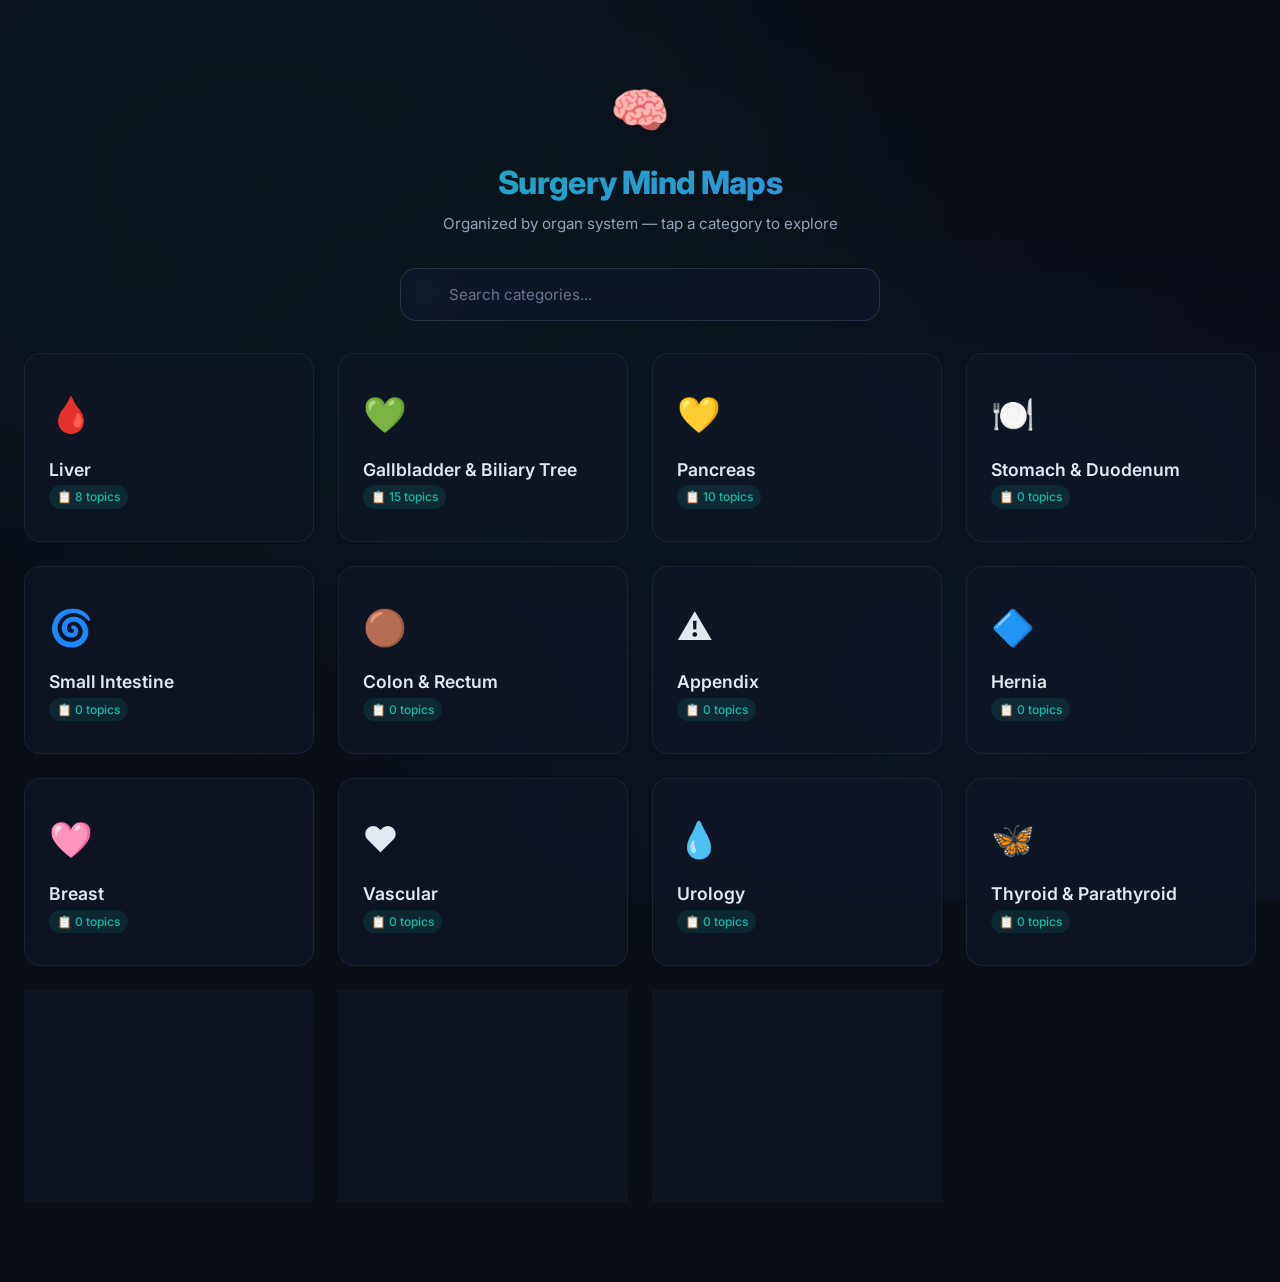
<file: index.html>
<!DOCTYPE html>
<html lang="en">
<head>
  <meta charset="UTF-8">
  <meta name="viewport" content="width=device-width, initial-scale=1.0">
  <title>Surgery Mind Maps</title>
  <meta name="description" content="Interactive mind map collection for surgery study — organized by organ systems and surgical topics.">
  <link rel="stylesheet" href="assets/styles.css">
  <link rel="icon" href="data:image/svg+xml,<svg xmlns='http://www.w3.org/2000/svg' viewBox='0 0 100 100'><text y='.9em' font-size='90'>🧠</text></svg>">
</head>
<body>
  <div class="app-container">
    <!-- Header -->
    <header class="app-header">
      <span class="app-header__icon">🧠</span>
      <h1 class="app-header__title">Surgery Mind Maps</h1>
      <p class="app-header__subtitle">Organized by organ system — tap a category to explore</p>
    </header>

    <!-- Search -->
    <div class="search-container">
      <span class="search-icon">🔍</span>
      <input
        type="text"
        class="search-bar"
        id="search-input"
        placeholder="Search categories..."
        autocomplete="off"
        spellcheck="false"
      >
    </div>

    <!-- Category Grid -->
    <div class="card-grid" id="card-grid">
      <div class="loading" id="loading">
        <div class="loading-spinner"></div>
        <span>Loading categories...</span>
      </div>
    </div>
  </div>

  <script src="assets/app.js"></script>
  <script>
    (async function() {
      const grid = document.getElementById('card-grid');
      const loading = document.getElementById('loading');
      const searchInput = document.getElementById('search-input');

      // Load categories
      let categories = await loadCategories();
      renderCategories(categories);

      // Search filter
      searchInput.addEventListener('input', () => {
        const query = searchInput.value.toLowerCase().trim();
        const cards = grid.querySelectorAll('.card:not(.card--add)');
        cards.forEach(card => {
          const name = card.dataset.name.toLowerCase();
          card.style.display = name.includes(query) ? '' : 'none';
        });
      });

      async function renderCategories(cats) {
        grid.innerHTML = '';

        if (cats.length === 0) {
          grid.innerHTML = `
            <div class="empty-state" style="grid-column: 1 / -1;">
              <div class="empty-state__icon">📁</div>
              <div class="empty-state__text">No categories yet</div>
              <div class="empty-state__hint">Click the + button below to add your first category</div>
            </div>
          `;
        }

        // Render category cards
        for (const cat of cats) {
          const topics = await loadTopics(cat.id);
          const count = topics.length;

          const card = document.createElement('a');
          card.href = `category.html?cat=${cat.id}`;
          card.className = 'card';
          card.dataset.name = cat.name;
          card.innerHTML = `
            <span class="card__icon">${cat.icon || getCategoryIcon(cat.id)}</span>
            <span class="card__name">${cat.name}</span>
            <span class="card__meta">
              <span class="card__badge">📋 ${count} topic${count !== 1 ? 's' : ''}</span>
            </span>
          `;
          grid.appendChild(card);
        }

        // Add Category button
        const addBtn = document.createElement('div');
        addBtn.className = 'card card--add';
        addBtn.id = 'add-category-btn';
        addBtn.innerHTML = `
          <span class="card--add__icon">+</span>
          <span class="card--add__label">Add New Category</span>
        `;
        addBtn.addEventListener('click', handleAddCategory);
        grid.appendChild(addBtn);
      }

      function handleAddCategory() {
        showModal({
          title: 'Add New Category',
          placeholder: 'e.g. Orthopedics, ENT, Neurosurgery...',
          onSubmit: async (name) => {
            const id = slugify(name);

            // Check for duplicate
            if (categories.find(c => c.id === id)) {
              showToast('⚠️ This category already exists');
              return;
            }

            // Add to list
            const newCat = {
              id: id,
              name: name,
              icon: DEFAULT_ICON
            };
            categories.push(newCat);

            // Save to localStorage
            saveCategoriesToLocal(categories);

            // Initialize empty topics for this category
            saveTopicsToLocal(id, []);

            // Re-render
            await renderCategories(categories);
            showToast(`✅ "${name}" category added!`);
          }
        });
      }
    })();
  </script>
</body>
</html>
</file>
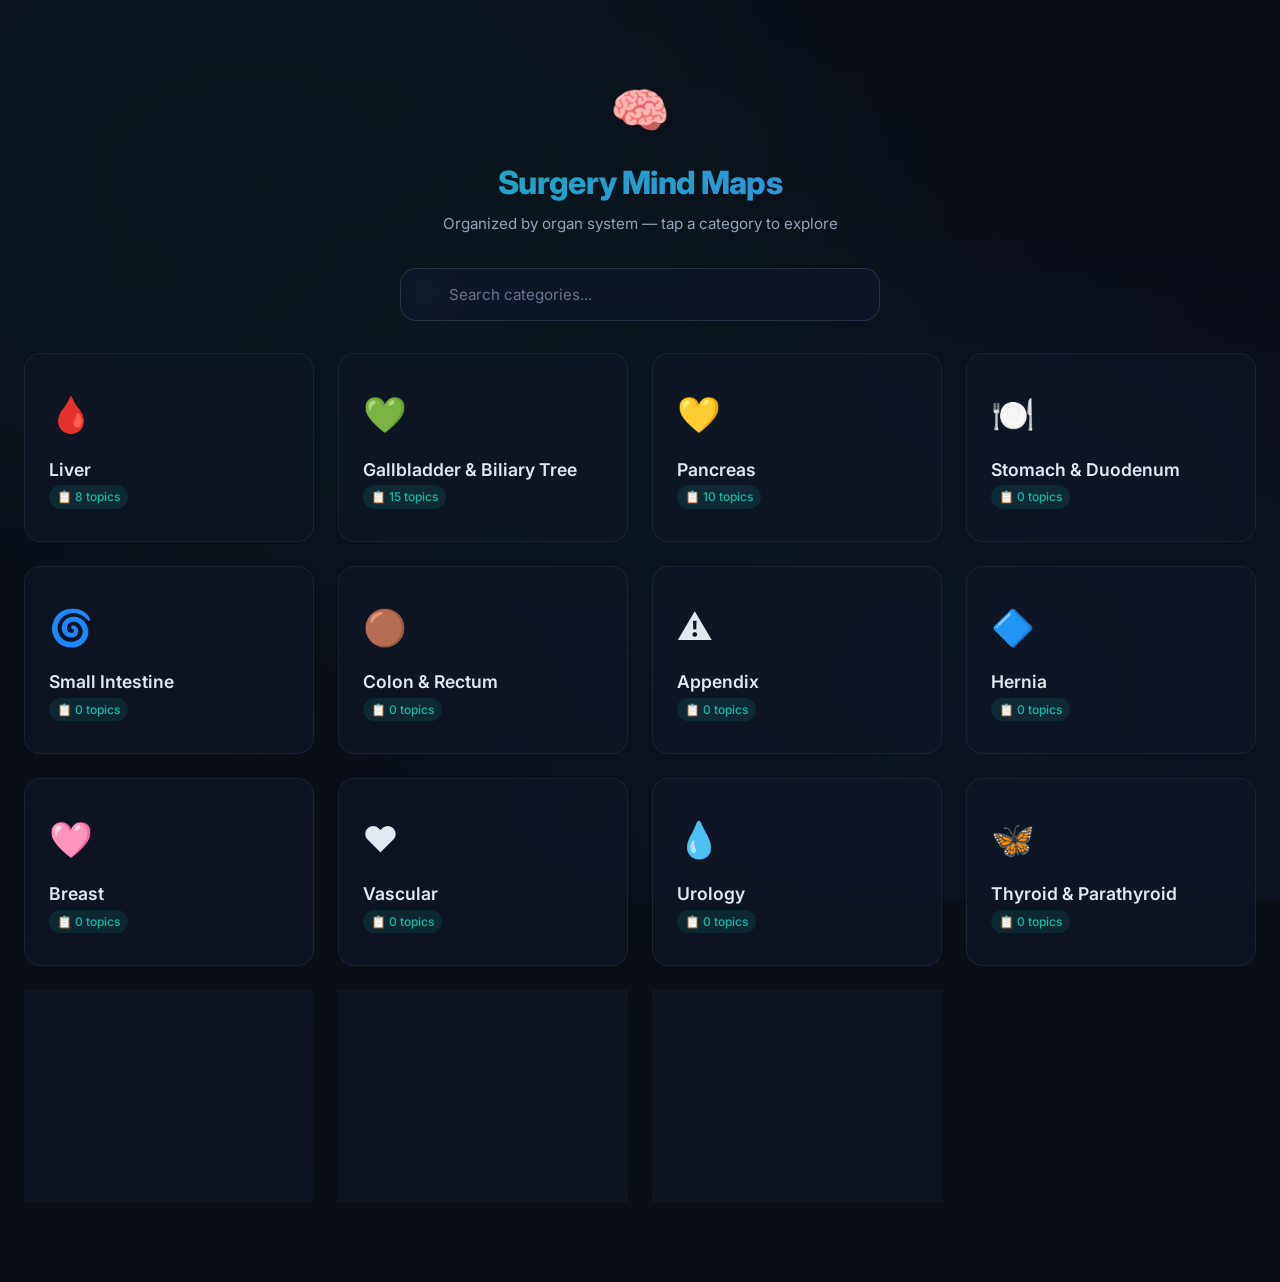
<file: category.html>
<!DOCTYPE html>
<html lang="en">
<head>
  <meta charset="UTF-8">
  <meta name="viewport" content="width=device-width, initial-scale=1.0">
  <title>Category — Surgery Mind Maps</title>
  <meta name="description" content="Surgery mind map topics for a specific organ system category.">
  <link rel="stylesheet" href="assets/styles.css">
  <link rel="stylesheet" href="assets/quiz.css">
  <link rel="icon" href="data:image/svg+xml,<svg xmlns='http://www.w3.org/2000/svg' viewBox='0 0 100 100'><text y='.9em' font-size='90'>🧠</text></svg>">
</head>
<body>
  <div class="app-container">
    <!-- Breadcrumb -->
    <nav id="breadcrumb-nav"></nav>

    <!-- Page Header -->
    <header class="page-header" id="page-header">
      <div class="page-header__icon" id="header-icon"></div>
      <div class="page-header__text">
        <h1 class="page-header__title" id="header-title">Loading...</h1>
        <p class="page-header__meta" id="header-meta"></p>
      </div>
    </header>

    <!-- Search -->
    <div class="search-container">
      <span class="search-icon">🔍</span>
      <input
        type="text"
        class="search-bar"
        id="search-input"
        placeholder="Search topics..."
        autocomplete="off"
        spellcheck="false"
      >
    </div>

    <!-- Topic Grid -->
    <div class="card-grid" id="card-grid">
      <div class="loading" id="loading">
        <div class="loading-spinner"></div>
        <span>Loading topics...</span>
      </div>
    </div>
  </div>

  <script src="assets/app.js"></script>
  <script>
    (async function() {
      const catId = getParam('cat');

      if (!catId) {
        window.location.href = 'index.html';
        return;
      }

      const grid = document.getElementById('card-grid');
      const searchInput = document.getElementById('search-input');
      const headerIcon = document.getElementById('header-icon');
      const headerTitle = document.getElementById('header-title');
      const headerMeta = document.getElementById('header-meta');
      const breadcrumbNav = document.getElementById('breadcrumb-nav');

      // Load categories to find this one
      const categories = await loadCategories();
      const category = findCategory(categories, catId);
      const catName = category ? category.name : unslugify(catId);
      const catIcon = category ? (category.icon || getCategoryIcon(catId)) : getCategoryIcon(catId);

      // Update page
      document.title = `${catName} — Surgery Mind Maps`;
      headerIcon.textContent = catIcon;
      headerTitle.textContent = catName;

      // Breadcrumbs
      renderBreadcrumbs(breadcrumbNav, [
        { label: '🏠 Home', href: 'index.html' },
        { label: catName }
      ]);

      // Load and render topics
      let topics = await loadTopics(catId);
      renderTopics(topics);

      // Search filter
      searchInput.addEventListener('input', () => {
        const query = searchInput.value.toLowerCase().trim();
        const cards = grid.querySelectorAll('.card:not(.card--add)');
        cards.forEach(card => {
          const name = card.dataset.name.toLowerCase();
          card.style.display = name.includes(query) ? '' : 'none';
        });
      });

      async function renderTopics(topicList) {
        grid.innerHTML = '';

        // Update meta
        headerMeta.textContent = `${topicList.length} topic${topicList.length !== 1 ? 's' : ''}`;

        if (topicList.length === 0) {
          grid.innerHTML = `
            <div class="empty-state" style="grid-column: 1 / -1;">
              <div class="empty-state__icon">📝</div>
              <div class="empty-state__text">No topics yet for ${catName}</div>
              <div class="empty-state__hint">Click the + button to add your first mind map topic</div>
            </div>
          `;
        }

        // Render topic cards
        for (const topic of topicList) {
          const hasLocal = hasMindMapLocal(`${catId}/${topic.id}`);

          // Check if MCQ exists for this topic
          const hasMcq = await checkMcqExists(catId, topic.id);

          const card = document.createElement('a');
          card.href = `viewer.html?map=${catId}/${topic.id}`;
          card.className = 'card';
          card.dataset.name = topic.name;

          card.innerHTML = `
            <span class="card__icon">🧠</span>
            <span class="card__name">${topic.name}</span>
            <span class="card__meta">
              ${hasLocal ? '<span class="card__badge" style="background:rgba(245,158,11,0.12);color:#f59e0b;">● Local edits</span>' : '<span class="card__badge">📄 Mind Map</span>'}
              ${hasMcq ? '' : ''}
            </span>
          `;

          // If MCQ exists, add a quiz button that doesn't navigate the card
          if (hasMcq) {
            const quizLink = document.createElement('a');
            quizLink.href = `quiz.html?cat=${catId}&topic=${topic.id}`;
            quizLink.className = 'card__quiz-link';
            quizLink.textContent = '📝 Quiz';
            quizLink.title = 'Take the MCQ quiz for this topic';
            quizLink.addEventListener('click', (e) => e.stopPropagation());
            card.querySelector('.card__meta').appendChild(quizLink);
          }

          grid.appendChild(card);
        }

        // Add Topic button
        const addBtn = document.createElement('div');
        addBtn.className = 'card card--add';
        addBtn.innerHTML = `
          <span class="card--add__icon">+</span>
          <span class="card--add__label">Add New Topic</span>
        `;
        addBtn.addEventListener('click', handleAddTopic);
        grid.appendChild(addBtn);
      }

      function handleAddTopic() {
        showModal({
          title: `Add Topic to ${catName}`,
          placeholder: 'e.g. Anatomy & Physiology, Pathology...',
          onSubmit: (name) => {
            const topicId = slugify(name);

            // Check for duplicate
            if (topics.find(t => t.id === topicId)) {
              showToast('⚠️ This topic already exists');
              return;
            }

            // Add to list
            const newTopic = {
              id: topicId,
              name: name,
              createdAt: new Date().toISOString()
            };
            topics.push(newTopic);

            // Save to localStorage
            saveTopicsToLocal(catId, topics);

            // Re-render
            renderTopics(topics);
            showToast(`✅ "${name}" topic added!`);
          }
        });
      }
    })();
  </script>
</body>
</html>
</file>
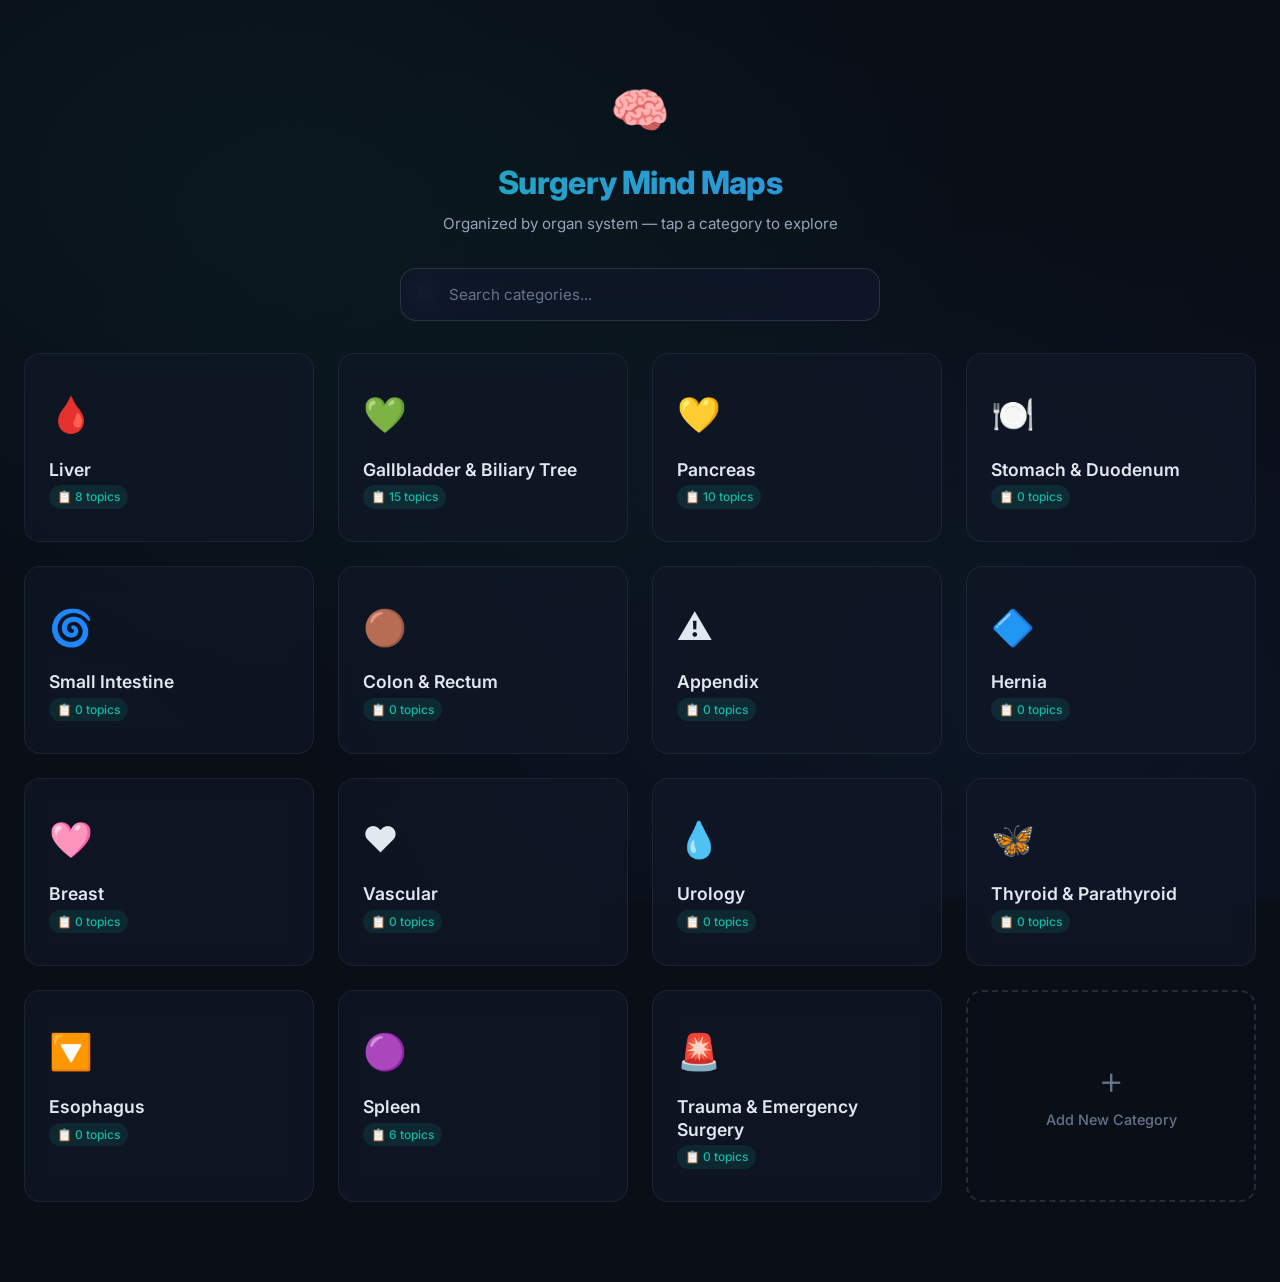
<file: quiz.html>
<!DOCTYPE html>
<html lang="en">
<head>
  <meta charset="UTF-8">
  <meta name="viewport" content="width=device-width, initial-scale=1.0">
  <title>MCQ Quiz — Surgery Mind Maps</title>
  <meta name="description" content="Multiple choice quiz for surgery study topics.">
  <link rel="stylesheet" href="assets/styles.css">
  <link rel="stylesheet" href="assets/quiz.css">
  <link rel="icon" href="data:image/svg+xml,<svg xmlns='http://www.w3.org/2000/svg' viewBox='0 0 100 100'><text y='.9em' font-size='90'>🧠</text></svg>">
</head>
<body>
  <div class="app-container quiz-container">
    <!-- Breadcrumb -->
    <nav id="breadcrumb-nav"></nav>

    <!-- Quiz Header -->
    <header class="quiz-header" id="quiz-header">
      <div class="quiz-header__top">
        <div class="quiz-header__title-group">
          <div class="page-header__icon" id="header-icon"></div>
          <div>
            <h1 class="page-header__title" id="header-title">Loading...</h1>
            <p class="page-header__meta" id="header-meta"></p>
          </div>
        </div>
        <div class="quiz-header__actions">
          <button class="toolbar-btn toolbar-btn--danger" id="reset-btn" title="Reset all answers and start over">
            🔄 <span>Reset Quiz</span>
          </button>
        </div>
      </div>

      <!-- Score Bar -->
      <div class="quiz-scorebar" id="scorebar">
        <div class="quiz-scorebar__track">
          <div class="quiz-scorebar__fill" id="scorebar-fill"></div>
        </div>
        <div class="quiz-scorebar__stats">
          <span id="score-answered">0</span> / <span id="score-total">0</span> answered
          <span class="quiz-scorebar__divider">•</span>
          <span class="quiz-scorebar__correct">✓ <span id="score-correct">0</span></span>
          <span class="quiz-scorebar__wrong">✗ <span id="score-wrong">0</span></span>
          <span class="quiz-scorebar__percent" id="score-percent"></span>
        </div>
      </div>
    </header>

    <!-- Questions Container -->
    <div id="quiz-questions"></div>

    <!-- Loading State -->
    <div class="loading" id="loading">
      <div class="loading-spinner"></div>
      <span>Loading quiz...</span>
    </div>

    <!-- Empty State -->
    <div class="empty-state" id="empty-state" style="display:none;">
      <div class="empty-state__icon">📝</div>
      <div class="empty-state__text" id="empty-text">No MCQs available for this topic yet.</div>
      <div class="empty-state__hint">Check back later or add your own questions.</div>
    </div>
  </div>

  <script src="assets/app.js"></script>
  <script>
    (async function() {
      // Parse URL parameters: quiz.html?cat=liver&topic=anatomy_physiology
      const catId = getParam('cat');
      const topicId = getParam('topic');

      if (!catId || !topicId) {
        window.location.href = 'index.html';
        return;
      }

      // DOM references
      const breadcrumbNav = document.getElementById('breadcrumb-nav');
      const headerIcon = document.getElementById('header-icon');
      const headerTitle = document.getElementById('header-title');
      const headerMeta = document.getElementById('header-meta');
      const questionsContainer = document.getElementById('quiz-questions');
      const loadingEl = document.getElementById('loading');
      const emptyState = document.getElementById('empty-state');
      const resetBtn = document.getElementById('reset-btn');
      const scorebarFill = document.getElementById('scorebar-fill');
      const scoreAnswered = document.getElementById('score-answered');
      const scoreTotal = document.getElementById('score-total');
      const scoreCorrect = document.getElementById('score-correct');
      const scoreWrong = document.getElementById('score-wrong');
      const scorePercent = document.getElementById('score-percent');

      // Load category info
      const categories = await loadCategories();
      const category = findCategory(categories, catId);
      const catName = category ? category.name : unslugify(catId);
      const catIcon = category ? (category.icon || getCategoryIcon(catId)) : getCategoryIcon(catId);

      // Load topic info
      const topics = await loadTopics(catId);
      const topic = topics.find(t => t.id === topicId);
      const topicName = topic ? topic.name : unslugify(topicId);

      // Update page
      document.title = `MCQ: ${topicName} — Surgery Mind Maps`;
      headerIcon.textContent = catIcon;
      headerTitle.textContent = topicName;
      headerMeta.textContent = 'MCQ Quiz';

      // Breadcrumbs
      renderBreadcrumbs(breadcrumbNav, [
        { label: '🏠 Home', href: 'index.html' },
        { label: catName, href: `category.html?cat=${catId}` },
        { label: `📝 ${topicName} — MCQs` }
      ]);

      // Load MCQ data
      const storageKey = `surgery_maps_mcq_${catId}_${topicId}`;
      let questions = [];
      let userAnswers = {};

      // Try to load saved answers
      const savedAnswers = localStorage.getItem(storageKey + '_answers');
      if (savedAnswers) {
        try { userAnswers = JSON.parse(savedAnswers); } catch(e) {}
      }

      // Load questions from JSON
      try {
        const resp = await fetch(`data/${catId}/mcqs_${topicId}.json`);
        if (resp.ok) {
          const data = await resp.json();
          questions = data.questions || [];
        }
      } catch(e) {
        console.warn('Could not load MCQ file:', e);
      }

      // Also try localStorage for user-added questions
      const storedQuestions = localStorage.getItem(storageKey);
      if (storedQuestions) {
        try {
          const parsed = JSON.parse(storedQuestions);
          if (parsed.questions && parsed.questions.length > 0) {
            questions = parsed.questions;
          }
        } catch(e) {}
      }

      // Hide loading
      loadingEl.style.display = 'none';

      if (questions.length === 0) {
        emptyState.style.display = 'block';
        document.getElementById('scorebar').style.display = 'none';
        resetBtn.style.display = 'none';
        return;
      }

      // Update total count
      scoreTotal.textContent = questions.length;

      // Render all questions
      renderAllQuestions(questions);

      // Update the score from saved answers
      updateScore();

      // Reset button
      resetBtn.addEventListener('click', () => {
        if (confirm('Are you sure you want to reset all your answers? This cannot be undone.')) {
          userAnswers = {};
          localStorage.removeItem(storageKey + '_answers');
          renderAllQuestions(questions);
          updateScore();
          window.scrollTo({ top: 0, behavior: 'smooth' });
          showToast('🔄 Quiz reset! All answers cleared.');
        }
      });

      // ── Render Functions ──

      function renderAllQuestions(qs) {
        questionsContainer.innerHTML = '';

        qs.forEach((q, index) => {
          const qEl = document.createElement('div');
          qEl.className = 'quiz-question';
          qEl.id = `question-${index}`;

          const answered = userAnswers[index] !== undefined;
          const selectedIdx = answered ? userAnswers[index] : null;
          const isCorrect = answered ? selectedIdx === q.answer : null;

          // Question number and text
          let html = `
            <div class="quiz-question__number">Question ${index + 1}</div>
            <div class="quiz-question__text">${q.q}</div>
            <div class="quiz-question__options">
          `;

          // Options
          q.options.forEach((opt, optIdx) => {
            const letter = String.fromCharCode(65 + optIdx); // A, B, C, D...
            let optClass = 'quiz-option';
            let indicator = '';

            if (answered) {
              optClass += ' quiz-option--locked';
              if (optIdx === q.answer) {
                optClass += ' quiz-option--correct';
                indicator = '<span class="quiz-option__indicator">✓</span>';
              } else if (optIdx === selectedIdx && optIdx !== q.answer) {
                optClass += ' quiz-option--wrong';
                indicator = '<span class="quiz-option__indicator">✗</span>';
              }
            }

            html += `
              <div class="${optClass}" data-q="${index}" data-opt="${optIdx}">
                <span class="quiz-option__letter">${letter}</span>
                <span class="quiz-option__text">${opt}</span>
                ${indicator}
              </div>
            `;
          });

          html += '</div>'; // close options

          // Explanation (shown only if answered)
          if (answered) {
            html += `
              <div class="quiz-explanation ${isCorrect ? 'quiz-explanation--correct' : 'quiz-explanation--wrong'}">
                <div class="quiz-explanation__header">
                  <span class="quiz-explanation__icon">${isCorrect ? '✅' : '❌'}</span>
                  <span class="quiz-explanation__verdict">${isCorrect ? 'Correct!' : 'Incorrect'}</span>
                </div>
                ${q.explanation ? `<div class="quiz-explanation__text">${q.explanation}</div>` : ''}
              </div>
            `;
          }

          qEl.innerHTML = html;
          questionsContainer.appendChild(qEl);
        });

        // Attach click listeners to unanswered options
        questionsContainer.querySelectorAll('.quiz-option:not(.quiz-option--locked)').forEach(optEl => {
          optEl.addEventListener('click', handleOptionClick);
        });
      }

      function handleOptionClick(e) {
        const optEl = e.currentTarget;
        const qIdx = parseInt(optEl.dataset.q);
        const optIdx = parseInt(optEl.dataset.opt);

        // Save the answer
        userAnswers[qIdx] = optIdx;
        localStorage.setItem(storageKey + '_answers', JSON.stringify(userAnswers));

        // Re-render just this question (and re-render all to keep it simple)
        renderAllQuestions(questions);
        updateScore();

        // Scroll to show the explanation smoothly
        const questionEl = document.getElementById(`question-${qIdx}`);
        const explanation = questionEl.querySelector('.quiz-explanation');
        if (explanation) {
          setTimeout(() => {
            explanation.scrollIntoView({ behavior: 'smooth', block: 'nearest' });
          }, 100);
        }
      }

      function updateScore() {
        const total = questions.length;
        const answeredCount = Object.keys(userAnswers).length;
        let correctCount = 0;

        Object.entries(userAnswers).forEach(([qIdx, selected]) => {
          if (questions[qIdx] && selected === questions[qIdx].answer) {
            correctCount++;
          }
        });

        const wrongCount = answeredCount - correctCount;
        const percent = answeredCount > 0 ? Math.round((correctCount / answeredCount) * 100) : 0;
        const fillPercent = total > 0 ? Math.round((answeredCount / total) * 100) : 0;

        scoreAnswered.textContent = answeredCount;
        scoreCorrect.textContent = correctCount;
        scoreWrong.textContent = wrongCount;
        scorebarFill.style.width = fillPercent + '%';

        if (answeredCount > 0) {
          scorePercent.textContent = `(${percent}%)`;
          // Color the fill bar based on percentage
          if (percent >= 80) {
            scorebarFill.style.background = 'linear-gradient(90deg, #14b8a6, #10b981)';
          } else if (percent >= 50) {
            scorebarFill.style.background = 'linear-gradient(90deg, #f59e0b, #eab308)';
          } else {
            scorebarFill.style.background = 'linear-gradient(90deg, #ef4444, #f87171)';
          }
        } else {
          scorePercent.textContent = '';
          scorebarFill.style.background = 'var(--gradient-accent)';
        }

        // Show completion toast
        if (answeredCount === total && total > 0) {
          showToast(`🎉 Quiz complete! You scored ${correctCount}/${total} (${percent}%)`, 4000);
        }
      }

    })();
  </script>
</body>
</html>
</file>
<file: assets/styles.css>
/* ============================================
   Surgery Mind Maps — Design System
   Dark mode with teal/blue medical aesthetic
   ============================================ */

@import url('https://fonts.googleapis.com/css2?family=Inter:wght@300;400;500;600;700;800&display=swap');

/* ---------- CSS Custom Properties ---------- */
:root {
  /* Backgrounds */
  --bg-primary: #0a0e17;
  --bg-secondary: #111827;
  --bg-card: rgba(17, 24, 39, 0.7);
  --bg-card-hover: rgba(20, 30, 50, 0.9);
  --bg-input: rgba(15, 23, 42, 0.8);
  --bg-modal: rgba(17, 24, 39, 0.95);
  --bg-overlay: rgba(0, 0, 0, 0.6);
  --bg-toolbar: rgba(17, 24, 39, 0.9);

  /* Accent Colors */
  --accent-teal: #14b8a6;
  --accent-teal-light: #2dd4bf;
  --accent-teal-glow: rgba(20, 184, 166, 0.25);
  --accent-blue: #3b82f6;
  --accent-blue-light: #60a5fa;
  --accent-blue-glow: rgba(59, 130, 246, 0.25);
  --gradient-accent: linear-gradient(135deg, #14b8a6, #3b82f6);
  --gradient-accent-hover: linear-gradient(135deg, #2dd4bf, #60a5fa);
  --gradient-card-border: linear-gradient(135deg, rgba(20, 184, 166, 0.3), rgba(59, 130, 246, 0.3));

  /* Text */
  --text-primary: #e2e8f0;
  --text-secondary: #94a3b8;
  --text-muted: #64748b;
  --text-accent: #14b8a6;

  /* Borders */
  --border: rgba(148, 163, 184, 0.1);
  --border-hover: rgba(20, 184, 166, 0.4);
  --border-input: rgba(148, 163, 184, 0.2);

  /* Spacing */
  --space-xs: 0.25rem;
  --space-sm: 0.5rem;
  --space-md: 1rem;
  --space-lg: 1.5rem;
  --space-xl: 2rem;
  --space-2xl: 3rem;

  /* Radius */
  --radius-sm: 8px;
  --radius-md: 12px;
  --radius-lg: 16px;
  --radius-xl: 20px;

  /* Shadows */
  --shadow-card: 0 4px 24px rgba(0, 0, 0, 0.3);
  --shadow-card-hover: 0 8px 40px rgba(0, 0, 0, 0.4), 0 0 20px var(--accent-teal-glow);
  --shadow-modal: 0 24px 64px rgba(0, 0, 0, 0.5);
  --shadow-toolbar: 0 2px 16px rgba(0, 0, 0, 0.3);

  /* Transitions */
  --transition-fast: 0.2s cubic-bezier(0.4, 0, 0.2, 1);
  --transition-normal: 0.3s cubic-bezier(0.4, 0, 0.2, 1);
  --transition-slow: 0.5s cubic-bezier(0.4, 0, 0.2, 1);
}

/* ---------- Reset & Base ---------- */
*,
*::before,
*::after {
  margin: 0;
  padding: 0;
  box-sizing: border-box;
}

html {
  font-size: 16px;
  scroll-behavior: smooth;
  -webkit-font-smoothing: antialiased;
  -moz-osx-font-smoothing: grayscale;
}

body {
  font-family: 'Inter', -apple-system, BlinkMacSystemFont, 'Segoe UI', Roboto, sans-serif;
  background: var(--bg-primary);
  color: var(--text-primary);
  min-height: 100vh;
  line-height: 1.6;
  overflow-x: hidden;
}

/* Subtle animated background gradient */
body::before {
  content: '';
  position: fixed;
  top: 0;
  left: 0;
  width: 100%;
  height: 100%;
  background:
    radial-gradient(ellipse at 20% 20%, rgba(20, 184, 166, 0.06) 0%, transparent 50%),
    radial-gradient(ellipse at 80% 80%, rgba(59, 130, 246, 0.06) 0%, transparent 50%),
    radial-gradient(ellipse at 50% 50%, rgba(20, 184, 166, 0.03) 0%, transparent 70%);
  pointer-events: none;
  z-index: 0;
}

a {
  color: inherit;
  text-decoration: none;
}

/* ---------- App Container ---------- */
.app-container {
  position: relative;
  z-index: 1;
  max-width: 1280px;
  margin: 0 auto;
  padding: var(--space-lg) var(--space-lg) var(--space-2xl);
}

/* ---------- Header ---------- */
.app-header {
  text-align: center;
  padding: var(--space-2xl) 0 var(--space-xl);
}

.app-header__icon {
  font-size: 3rem;
  margin-bottom: var(--space-sm);
  display: block;
  animation: float 3s ease-in-out infinite;
}

@keyframes float {
  0%, 100% { transform: translateY(0); }
  50% { transform: translateY(-8px); }
}

.app-header__title {
  font-size: 2rem;
  font-weight: 800;
  letter-spacing: -0.02em;
  background: var(--gradient-accent);
  -webkit-background-clip: text;
  -webkit-text-fill-color: transparent;
  background-clip: text;
  margin-bottom: var(--space-xs);
}

.app-header__subtitle {
  font-size: 0.95rem;
  color: var(--text-secondary);
  font-weight: 400;
}

/* ---------- Category Page Header ---------- */
.page-header {
  display: flex;
  align-items: center;
  gap: var(--space-md);
  padding: var(--space-lg) 0;
}

.page-header__icon {
  font-size: 2.5rem;
  width: 60px;
  height: 60px;
  display: flex;
  align-items: center;
  justify-content: center;
  background: var(--bg-card);
  border-radius: var(--radius-md);
  border: 1px solid var(--border);
  flex-shrink: 0;
}

.page-header__text {
  flex: 1;
  min-width: 0;
}

.page-header__title {
  font-size: 1.75rem;
  font-weight: 700;
  color: var(--text-primary);
  letter-spacing: -0.01em;
}

.page-header__meta {
  font-size: 0.85rem;
  color: var(--text-secondary);
  margin-top: 2px;
}

/* ---------- Search Bar ---------- */
.search-container {
  position: relative;
  max-width: 480px;
  margin: 0 auto var(--space-xl);
}

.search-bar {
  width: 100%;
  padding: var(--space-md) var(--space-lg);
  padding-left: 3rem;
  background: var(--bg-input);
  border: 1px solid var(--border-input);
  border-radius: var(--radius-lg);
  color: var(--text-primary);
  font-family: 'Inter', sans-serif;
  font-size: 0.95rem;
  outline: none;
  transition: border-color var(--transition-fast), box-shadow var(--transition-fast);
  backdrop-filter: blur(12px);
}

.search-bar::placeholder {
  color: var(--text-muted);
}

.search-bar:focus {
  border-color: var(--accent-teal);
  box-shadow: 0 0 0 3px var(--accent-teal-glow);
}

.search-icon {
  position: absolute;
  left: var(--space-md);
  top: 50%;
  transform: translateY(-50%);
  color: var(--text-muted);
  font-size: 1.1rem;
  pointer-events: none;
}

/* ---------- Card Grid ---------- */
.card-grid {
  display: grid;
  grid-template-columns: repeat(auto-fill, minmax(260px, 1fr));
  gap: var(--space-lg);
  margin-bottom: var(--space-xl);
}

/* ---------- Cards (Category & Topic) ---------- */
.card {
  position: relative;
  background: var(--bg-card);
  border: 1px solid var(--border);
  border-radius: var(--radius-lg);
  padding: var(--space-xl) var(--space-lg);
  cursor: pointer;
  transition: all var(--transition-normal);
  backdrop-filter: blur(12px);
  overflow: hidden;
  text-decoration: none;
  display: flex;
  flex-direction: column;
  align-items: flex-start;
}

.card::before {
  content: '';
  position: absolute;
  top: 0;
  left: 0;
  right: 0;
  height: 3px;
  background: var(--gradient-accent);
  opacity: 0;
  transition: opacity var(--transition-normal);
}

.card:hover {
  background: var(--bg-card-hover);
  border-color: var(--border-hover);
  box-shadow: var(--shadow-card-hover);
  transform: translateY(-4px);
}

.card:hover::before {
  opacity: 1;
}

.card:active {
  transform: translateY(-2px);
}

.card__icon {
  font-size: 2.2rem;
  margin-bottom: var(--space-md);
  display: block;
  transition: transform var(--transition-normal);
}

.card:hover .card__icon {
  transform: scale(1.15);
}

.card__name {
  font-size: 1.1rem;
  font-weight: 600;
  color: var(--text-primary);
  margin-bottom: var(--space-xs);
  line-height: 1.3;
}

.card__meta {
  font-size: 0.8rem;
  color: var(--text-secondary);
  display: flex;
  align-items: center;
  gap: var(--space-xs);
}

.card__badge {
  display: inline-flex;
  align-items: center;
  gap: 4px;
  padding: 2px 8px;
  background: rgba(20, 184, 166, 0.12);
  color: var(--accent-teal);
  border-radius: 999px;
  font-size: 0.75rem;
  font-weight: 500;
}

/* ---------- Add Button (Card Style) ---------- */
.card--add {
  border: 2px dashed var(--border-input);
  background: transparent;
  display: flex;
  flex-direction: column;
  align-items: center;
  justify-content: center;
  min-height: 160px;
  text-align: center;
  color: var(--text-muted);
  transition: all var(--transition-normal);
}

.card--add::before {
  display: none;
}

.card--add:hover {
  border-color: var(--accent-teal);
  color: var(--accent-teal);
  background: rgba(20, 184, 166, 0.05);
  box-shadow: 0 0 20px var(--accent-teal-glow);
  transform: translateY(-4px);
}

.card--add__icon {
  font-size: 2.5rem;
  font-weight: 300;
  line-height: 1;
  margin-bottom: var(--space-sm);
  transition: transform var(--transition-normal);
}

.card--add:hover .card--add__icon {
  transform: scale(1.2) rotate(90deg);
}

.card--add__label {
  font-size: 0.9rem;
  font-weight: 500;
}

/* ---------- Breadcrumbs ---------- */
.breadcrumb {
  display: flex;
  align-items: center;
  gap: var(--space-sm);
  padding: var(--space-md) 0;
  font-size: 0.85rem;
  color: var(--text-muted);
  flex-wrap: wrap;
}

.breadcrumb a {
  color: var(--text-secondary);
  transition: color var(--transition-fast);
  font-weight: 500;
}

.breadcrumb a:hover {
  color: var(--accent-teal);
}

.breadcrumb__separator {
  color: var(--text-muted);
  font-size: 0.75rem;
  user-select: none;
}

.breadcrumb__current {
  color: var(--text-primary);
  font-weight: 600;
}

/* ---------- Modal ---------- */
.modal-overlay {
  position: fixed;
  inset: 0;
  background: var(--bg-overlay);
  backdrop-filter: blur(8px);
  display: flex;
  align-items: center;
  justify-content: center;
  z-index: 1000;
  opacity: 0;
  animation: fadeIn 0.2s ease forwards;
  padding: var(--space-lg);
}

@keyframes fadeIn {
  to { opacity: 1; }
}

.modal {
  background: var(--bg-modal);
  border: 1px solid var(--border);
  border-radius: var(--radius-xl);
  padding: var(--space-xl) var(--space-xl) var(--space-lg);
  width: 100%;
  max-width: 440px;
  box-shadow: var(--shadow-modal);
  transform: translateY(20px) scale(0.95);
  animation: modalSlide 0.3s cubic-bezier(0.16, 1, 0.3, 1) forwards;
}

@keyframes modalSlide {
  to { transform: translateY(0) scale(1); }
}

.modal__title {
  font-size: 1.25rem;
  font-weight: 700;
  color: var(--text-primary);
  margin-bottom: var(--space-lg);
}

.modal__input {
  width: 100%;
  padding: var(--space-md) var(--space-lg);
  background: var(--bg-input);
  border: 1px solid var(--border-input);
  border-radius: var(--radius-md);
  color: var(--text-primary);
  font-family: 'Inter', sans-serif;
  font-size: 0.95rem;
  outline: none;
  margin-bottom: var(--space-lg);
  transition: border-color var(--transition-fast), box-shadow var(--transition-fast);
}

.modal__input::placeholder {
  color: var(--text-muted);
}

.modal__input:focus {
  border-color: var(--accent-teal);
  box-shadow: 0 0 0 3px var(--accent-teal-glow);
}

.modal__actions {
  display: flex;
  gap: var(--space-md);
  justify-content: flex-end;
}

.btn {
  padding: var(--space-sm) var(--space-lg);
  border: none;
  border-radius: var(--radius-sm);
  font-family: 'Inter', sans-serif;
  font-size: 0.9rem;
  font-weight: 600;
  cursor: pointer;
  transition: all var(--transition-fast);
}

.btn--primary {
  background: var(--gradient-accent);
  color: #fff;
}

.btn--primary:hover {
  background: var(--gradient-accent-hover);
  box-shadow: 0 4px 16px var(--accent-teal-glow);
}

.btn--ghost {
  background: transparent;
  color: var(--text-secondary);
  border: 1px solid var(--border);
}

.btn--ghost:hover {
  background: rgba(148, 163, 184, 0.1);
  color: var(--text-primary);
}

/* ---------- Viewer Layout ---------- */
.viewer-layout {
  display: flex;
  flex-direction: column;
  height: 100vh;
  overflow: hidden;
}

.viewer-toolbar {
  display: flex;
  align-items: center;
  gap: var(--space-md);
  padding: var(--space-sm) var(--space-lg);
  background: var(--bg-toolbar);
  border-bottom: 1px solid var(--border);
  backdrop-filter: blur(16px);
  box-shadow: var(--shadow-toolbar);
  z-index: 100;
  flex-shrink: 0;
  flex-wrap: wrap;
}

.viewer-toolbar__breadcrumb {
  flex: 1;
  min-width: 0;
}

.viewer-toolbar__breadcrumb .breadcrumb {
  padding: 0;
}

.viewer-toolbar__actions {
  display: flex;
  align-items: center;
  gap: var(--space-sm);
  flex-shrink: 0;
}

.viewer-toolbar__status {
  display: flex;
  align-items: center;
  gap: 6px;
  font-size: 0.8rem;
  color: var(--text-muted);
  padding: 4px 12px;
  background: rgba(20, 184, 166, 0.08);
  border-radius: 999px;
  white-space: nowrap;
}

.viewer-toolbar__status--unsaved {
  color: #f59e0b;
  background: rgba(245, 158, 11, 0.1);
}

.viewer-toolbar__status-dot {
  width: 6px;
  height: 6px;
  border-radius: 50%;
  background: var(--accent-teal);
}

.viewer-toolbar__status--unsaved .viewer-toolbar__status-dot {
  background: #f59e0b;
  animation: pulse-dot 2s ease-in-out infinite;
}

@keyframes pulse-dot {
  0%, 100% { opacity: 1; }
  50% { opacity: 0.3; }
}

.toolbar-btn {
  padding: 6px 14px;
  border: 1px solid var(--border);
  border-radius: var(--radius-sm);
  background: var(--bg-card);
  color: var(--text-secondary);
  font-family: 'Inter', sans-serif;
  font-size: 0.82rem;
  font-weight: 500;
  cursor: pointer;
  transition: all var(--transition-fast);
  display: flex;
  align-items: center;
  gap: 6px;
  white-space: nowrap;
}

.toolbar-btn:hover {
  background: var(--bg-card-hover);
  color: var(--text-primary);
  border-color: var(--border-hover);
}

.toolbar-btn--primary {
  background: var(--gradient-accent);
  border-color: transparent;
  color: #fff;
}

.toolbar-btn--primary:hover {
  background: var(--gradient-accent-hover);
  box-shadow: 0 2px 12px var(--accent-teal-glow);
  border-color: transparent;
}

.toolbar-btn--danger {
  color: #f87171;
}

.toolbar-btn--danger:hover {
  background: rgba(248, 113, 113, 0.1);
  border-color: rgba(248, 113, 113, 0.3);
}

/* Mind map container */
#map-container {
  flex: 1;
  width: 100%;
  min-height: 0;
}

/* ---------- Mind-elixir Dark Mode Overrides ---------- */
#map-container me-wrapper,
#map-container .mind-elixir {
  background: var(--bg-primary) !important;
}

/* Node styles */
me-tpc, .mind-elixir tpc {
  background: var(--bg-secondary) !important;
  color: var(--text-primary) !important;
  border: 1px solid var(--border) !important;
  border-radius: var(--radius-sm) !important;
  padding: 6px 14px !important;
  font-family: 'Inter', sans-serif !important;
  font-size: 0.9rem !important;
}

me-root tpc, .mind-elixir root tpc {
  background: var(--gradient-accent) !important;
  color: #fff !important;
  border: none !important;
  font-weight: 700 !important;
  font-size: 1rem !important;
  padding: 10px 20px !important;
  border-radius: var(--radius-md) !important;
}

/* Mind elixir toolbar override */
.mind-elixir-toolbar {
  background: var(--bg-toolbar) !important;
  border: 1px solid var(--border) !important;
  border-radius: var(--radius-sm) !important;
  box-shadow: var(--shadow-card) !important;
}

.mind-elixir-toolbar span {
  color: var(--text-primary) !important;
}

/* Context menu override */
.mind-elixir .context-menu,
#cm {
  background: var(--bg-modal) !important;
  border: 1px solid var(--border) !important;
  border-radius: var(--radius-md) !important;
  box-shadow: var(--shadow-modal) !important;
  overflow: hidden;
}

.mind-elixir .context-menu div,
#cm div {
  color: var(--text-primary) !important;
  padding: 8px 16px !important;
  font-family: 'Inter', sans-serif !important;
  font-size: 0.85rem !important;
}

.mind-elixir .context-menu div:hover,
#cm div:hover {
  background: rgba(20, 184, 166, 0.15) !important;
  color: var(--accent-teal) !important;
}

/* ---------- Toast Notification ---------- */
.toast {
  position: fixed;
  bottom: var(--space-xl);
  right: var(--space-xl);
  padding: var(--space-md) var(--space-xl);
  background: var(--bg-modal);
  border: 1px solid var(--accent-teal);
  border-radius: var(--radius-md);
  color: var(--text-primary);
  font-size: 0.9rem;
  font-weight: 500;
  box-shadow: 0 8px 32px rgba(0, 0, 0, 0.4);
  z-index: 2000;
  animation: toastIn 0.3s ease forwards;
}

.toast--exit {
  animation: toastOut 0.3s ease forwards;
}

@keyframes toastIn {
  from { transform: translateY(20px); opacity: 0; }
  to { transform: translateY(0); opacity: 1; }
}

@keyframes toastOut {
  from { transform: translateY(0); opacity: 1; }
  to { transform: translateY(20px); opacity: 0; }
}

/* ---------- Empty State ---------- */
.empty-state {
  text-align: center;
  padding: var(--space-2xl) var(--space-lg);
  color: var(--text-muted);
}

.empty-state__icon {
  font-size: 3rem;
  margin-bottom: var(--space-md);
  opacity: 0.5;
}

.empty-state__text {
  font-size: 1rem;
  font-weight: 500;
}

.empty-state__hint {
  font-size: 0.85rem;
  margin-top: var(--space-sm);
  color: var(--text-muted);
}

/* ---------- Loading State ---------- */
.loading {
  display: flex;
  align-items: center;
  justify-content: center;
  padding: var(--space-2xl);
  color: var(--text-muted);
  gap: var(--space-md);
}

.loading-spinner {
  width: 24px;
  height: 24px;
  border: 3px solid var(--border);
  border-top-color: var(--accent-teal);
  border-radius: 50%;
  animation: spin 0.8s linear infinite;
}

@keyframes spin {
  to { transform: rotate(360deg); }
}

/* ---------- Responsive ---------- */
@media (max-width: 768px) {
  .app-container {
    padding: var(--space-md) var(--space-md) var(--space-xl);
  }

  .app-header {
    padding: var(--space-xl) 0 var(--space-lg);
  }

  .app-header__title {
    font-size: 1.6rem;
  }

  .app-header__icon {
    font-size: 2.5rem;
  }

  .card-grid {
    grid-template-columns: repeat(auto-fill, minmax(220px, 1fr));
    gap: var(--space-md);
  }

  .card {
    padding: var(--space-lg) var(--space-md);
  }

  .page-header {
    padding: var(--space-md) 0;
  }

  .page-header__title {
    font-size: 1.3rem;
  }

  .page-header__icon {
    width: 48px;
    height: 48px;
    font-size: 2rem;
  }

  .search-container {
    margin-bottom: var(--space-lg);
  }

  /* Viewer responsive */
  .viewer-toolbar {
    padding: var(--space-sm) var(--space-md);
    gap: var(--space-sm);
  }

  .viewer-toolbar__actions {
    gap: 4px;
  }

  .toolbar-btn {
    padding: 5px 10px;
    font-size: 0.78rem;
  }

  .toolbar-btn__label {
    display: none;
  }

  .toast {
    left: var(--space-md);
    right: var(--space-md);
    bottom: var(--space-md);
    text-align: center;
  }
}

@media (max-width: 480px) {
  .card-grid {
    grid-template-columns: 1fr;
  }

  .modal {
    padding: var(--space-lg);
  }
}

/* ---------- Scrollbar ---------- */
::-webkit-scrollbar {
  width: 8px;
}

::-webkit-scrollbar-track {
  background: var(--bg-primary);
}

::-webkit-scrollbar-thumb {
  background: var(--border);
  border-radius: 4px;
}

::-webkit-scrollbar-thumb:hover {
  background: var(--text-muted);
}

/* ---------- Selection ---------- */
::selection {
  background: rgba(20, 184, 166, 0.3);
  color: var(--text-primary);
}
</file>
<file: assets/quiz.css>
/* ============================================
   Surgery Mind Maps — Quiz Styles
   PDF-style MCQ layout with inline feedback
   ============================================ */

/* ---------- Quiz Container ---------- */
.quiz-container {
  max-width: 860px;
  padding-bottom: 4rem;
}

/* ---------- Quiz Header ---------- */
.quiz-header {
  margin-bottom: var(--space-xl);
}

.quiz-header__top {
  display: flex;
  align-items: center;
  justify-content: space-between;
  gap: var(--space-lg);
  margin-bottom: var(--space-lg);
  flex-wrap: wrap;
}

.quiz-header__title-group {
  display: flex;
  align-items: center;
  gap: var(--space-md);
}

.quiz-header__actions {
  display: flex;
  gap: var(--space-sm);
}

/* ---------- Score Bar ---------- */
.quiz-scorebar {
  background: var(--bg-card);
  border: 1px solid var(--border);
  border-radius: var(--radius-md);
  padding: var(--space-md) var(--space-lg);
  backdrop-filter: blur(12px);
}

.quiz-scorebar__track {
  width: 100%;
  height: 6px;
  background: rgba(148, 163, 184, 0.15);
  border-radius: 999px;
  overflow: hidden;
  margin-bottom: var(--space-sm);
}

.quiz-scorebar__fill {
  height: 100%;
  width: 0%;
  background: var(--gradient-accent);
  border-radius: 999px;
  transition: width 0.5s cubic-bezier(0.4, 0, 0.2, 1), background 0.5s ease;
}

.quiz-scorebar__stats {
  display: flex;
  align-items: center;
  gap: var(--space-sm);
  font-size: 0.85rem;
  color: var(--text-secondary);
  flex-wrap: wrap;
}

.quiz-scorebar__divider {
  color: var(--text-muted);
  margin: 0 2px;
}

.quiz-scorebar__correct {
  color: #10b981;
  font-weight: 600;
}

.quiz-scorebar__wrong {
  color: #ef4444;
  font-weight: 600;
}

.quiz-scorebar__percent {
  color: var(--accent-teal);
  font-weight: 700;
  margin-left: auto;
}

/* ---------- Question Card ---------- */
.quiz-question {
  background: var(--bg-card);
  border: 1px solid var(--border);
  border-radius: var(--radius-lg);
  padding: var(--space-xl);
  margin-bottom: var(--space-lg);
  backdrop-filter: blur(12px);
  transition: border-color var(--transition-normal);
  animation: fadeInUp 0.3s ease forwards;
  opacity: 0;
}

.quiz-question:nth-child(1) { animation-delay: 0.02s; }
.quiz-question:nth-child(2) { animation-delay: 0.04s; }
.quiz-question:nth-child(3) { animation-delay: 0.06s; }
.quiz-question:nth-child(4) { animation-delay: 0.08s; }
.quiz-question:nth-child(5) { animation-delay: 0.10s; }
.quiz-question:nth-child(n+6) { animation-delay: 0.12s; }

@keyframes fadeInUp {
  from { opacity: 0; transform: translateY(12px); }
  to   { opacity: 1; transform: translateY(0); }
}

.quiz-question__number {
  font-size: 0.75rem;
  font-weight: 700;
  text-transform: uppercase;
  letter-spacing: 0.08em;
  color: var(--accent-teal);
  margin-bottom: var(--space-sm);
}

.quiz-question__text {
  font-size: 1.05rem;
  font-weight: 500;
  color: var(--text-primary);
  line-height: 1.65;
  margin-bottom: var(--space-lg);
}

/* ---------- Options ---------- */
.quiz-question__options {
  display: flex;
  flex-direction: column;
  gap: var(--space-sm);
}

.quiz-option {
  display: flex;
  align-items: center;
  gap: var(--space-md);
  padding: var(--space-md) var(--space-lg);
  background: rgba(255, 255, 255, 0.02);
  border: 1px solid var(--border);
  border-radius: var(--radius-md);
  cursor: pointer;
  transition: all var(--transition-fast);
  user-select: none;
  position: relative;
}

.quiz-option:hover:not(.quiz-option--locked) {
  background: rgba(20, 184, 166, 0.06);
  border-color: rgba(20, 184, 166, 0.3);
  transform: translateX(4px);
}

.quiz-option:active:not(.quiz-option--locked) {
  transform: translateX(2px);
}

.quiz-option__letter {
  width: 32px;
  height: 32px;
  display: flex;
  align-items: center;
  justify-content: center;
  border-radius: 8px;
  background: rgba(148, 163, 184, 0.1);
  color: var(--text-secondary);
  font-weight: 700;
  font-size: 0.85rem;
  flex-shrink: 0;
  transition: all var(--transition-fast);
}

.quiz-option:hover:not(.quiz-option--locked) .quiz-option__letter {
  background: rgba(20, 184, 166, 0.15);
  color: var(--accent-teal);
}

.quiz-option__text {
  flex: 1;
  font-size: 0.95rem;
  color: var(--text-primary);
  line-height: 1.5;
}

.quiz-option__indicator {
  font-size: 1.1rem;
  font-weight: 700;
  flex-shrink: 0;
  margin-left: auto;
}

/* ---------- Locked / Answered States ---------- */
.quiz-option--locked {
  cursor: default;
  opacity: 0.7;
}

.quiz-option--correct {
  opacity: 1 !important;
  background: rgba(16, 185, 129, 0.08) !important;
  border-color: rgba(16, 185, 129, 0.4) !important;
}

.quiz-option--correct .quiz-option__letter {
  background: #10b981;
  color: #fff;
}

.quiz-option--correct .quiz-option__text {
  color: #10b981;
  font-weight: 600;
}

.quiz-option--correct .quiz-option__indicator {
  color: #10b981;
}

.quiz-option--wrong {
  opacity: 1 !important;
  background: rgba(239, 68, 68, 0.06) !important;
  border-color: rgba(239, 68, 68, 0.35) !important;
}

.quiz-option--wrong .quiz-option__letter {
  background: #ef4444;
  color: #fff;
}

.quiz-option--wrong .quiz-option__text {
  color: #f87171;
}

.quiz-option--wrong .quiz-option__indicator {
  color: #ef4444;
}

/* ---------- Explanation ---------- */
.quiz-explanation {
  margin-top: var(--space-lg);
  padding: var(--space-lg);
  border-radius: var(--radius-md);
  border-left: 4px solid;
  animation: slideDown 0.35s cubic-bezier(0.16, 1, 0.3, 1) forwards;
  transform-origin: top;
}

@keyframes slideDown {
  from { opacity: 0; transform: scaleY(0.9) translateY(-8px); }
  to   { opacity: 1; transform: scaleY(1) translateY(0); }
}

.quiz-explanation--correct {
  background: rgba(16, 185, 129, 0.06);
  border-left-color: #10b981;
}

.quiz-explanation--wrong {
  background: rgba(239, 68, 68, 0.06);
  border-left-color: #ef4444;
}

.quiz-explanation__header {
  display: flex;
  align-items: center;
  gap: var(--space-sm);
  margin-bottom: var(--space-sm);
}

.quiz-explanation__icon {
  font-size: 1.1rem;
}

.quiz-explanation__verdict {
  font-weight: 700;
  font-size: 0.95rem;
}

.quiz-explanation--correct .quiz-explanation__verdict {
  color: #10b981;
}

.quiz-explanation--wrong .quiz-explanation__verdict {
  color: #ef4444;
}

.quiz-explanation__text {
  font-size: 0.9rem;
  color: var(--text-secondary);
  line-height: 1.7;
}

/* ---------- Quiz Link in Category Page ---------- */
.card__quiz-link {
  display: inline-flex;
  align-items: center;
  gap: 4px;
  padding: 2px 8px;
  background: rgba(139, 92, 246, 0.12);
  color: #a78bfa;
  border-radius: 999px;
  font-size: 0.75rem;
  font-weight: 500;
  text-decoration: none;
  transition: all var(--transition-fast);
}

.card__quiz-link:hover {
  background: rgba(139, 92, 246, 0.25);
  color: #c4b5fd;
}

/* ---------- Responsive ---------- */
@media (max-width: 768px) {
  .quiz-container {
    padding-left: var(--space-md);
    padding-right: var(--space-md);
  }

  .quiz-question {
    padding: var(--space-lg);
  }

  .quiz-option {
    padding: var(--space-md);
    gap: var(--space-sm);
  }

  .quiz-option__letter {
    width: 28px;
    height: 28px;
    font-size: 0.8rem;
  }

  .quiz-header__top {
    flex-direction: column;
    align-items: flex-start;
  }

  .quiz-scorebar__percent {
    margin-left: 0;
  }
}
</file>
